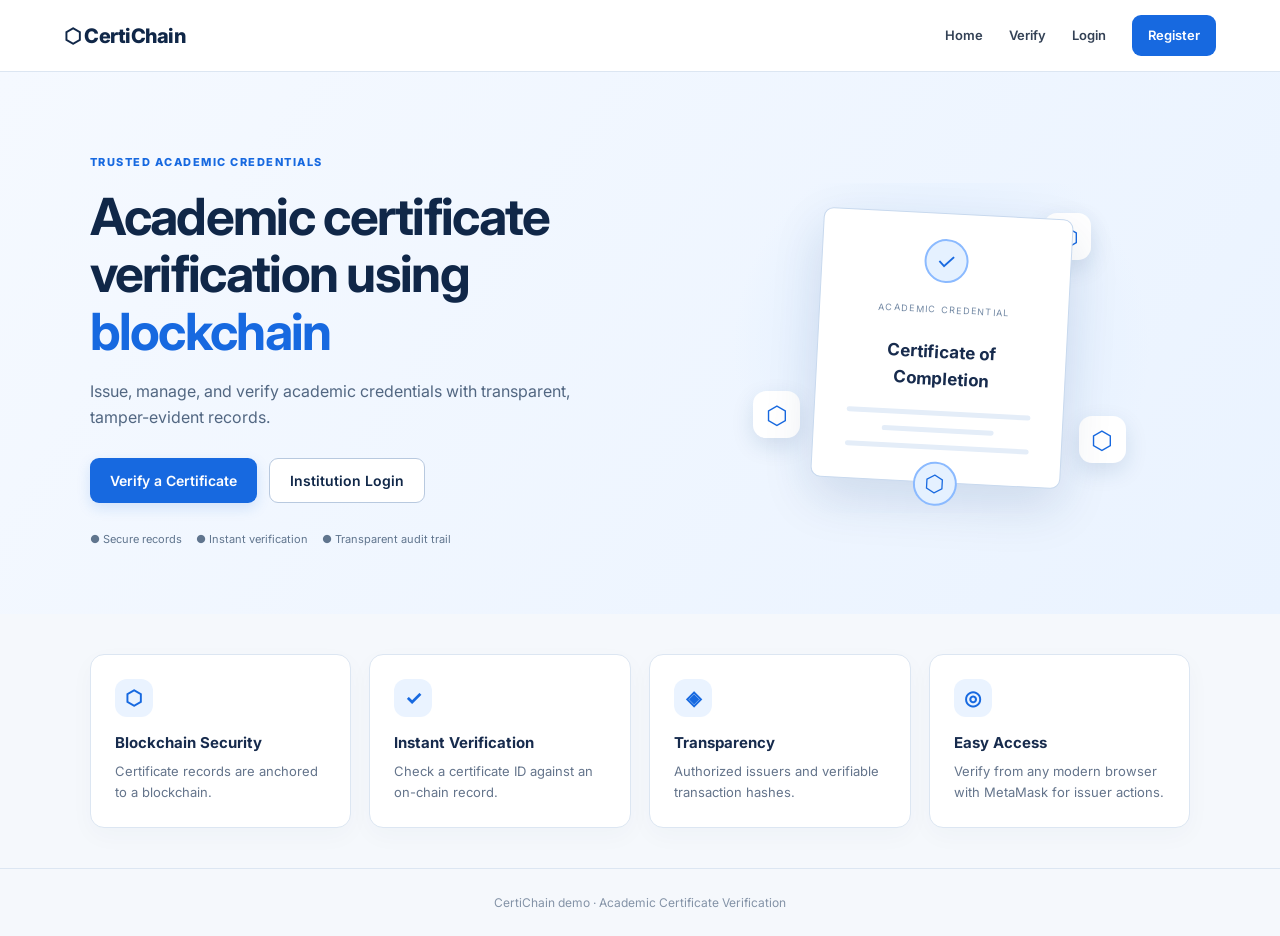
<file: index.html>
<!doctype html>
<html lang="en">
  <head>
    <meta charset="utf-8" />
    <meta name="viewport" content="width=device-width,initial-scale=1" />
    <title>CertiChain | Academic Certificate Verification</title>
    <link rel="stylesheet" href="css/style.css" />
  </head>
  <body>
    <header class="topbar">
      <a class="brand" href="index.html">⬡ CertiChain</a>
      <nav>
        <a href="index.html">Home</a><a href="verify.html">Verify</a
        ><a href="login.html">Login</a
        ><a class="nav-cta" href="register.html">Register</a>
      </nav>
    </header>
    <main>
      <section class="hero">
        <div>
          <span class="eyebrow">TRUSTED ACADEMIC CREDENTIALS</span>
          <h1>
            Academic certificate verification using <span>blockchain</span>
          </h1>
          <p>
            Issue, manage, and verify academic credentials with transparent,
            tamper-evident records.
          </p>
          <div class="actions">
            <a class="btn" href="verify.html">Verify a Certificate</a
            ><a class="btn secondary" href="login.html">Institution Login</a>
          </div>
          <div class="trustline">
            ● Secure records　 ● Instant verification　 ● Transparent audit
            trail
          </div>
        </div>
        <div class="hero-art">
          <div class="certificate-art">
            <div class="seal">✓</div>
            <small>ACADEMIC CREDENTIAL</small>
            <h3>Certificate of Completion</h3>
            <div class="fake-line"></div>
            <div class="fake-line short"></div>
            <div class="fake-line"></div>
            <div class="seal bottom">⬡</div>
          </div>
          <div class="chain-node n1">⬡</div>
          <div class="chain-node n2">⬡</div>
          <div class="chain-node n3">⬡</div>
        </div>
      </section>
      <section class="features">
        <article>
          <b>⬡</b>
          <h3>Blockchain Security</h3>
          <p>Certificate records are anchored to a blockchain.</p>
        </article>
        <article>
          <b>✓</b>
          <h3>Instant Verification</h3>
          <p>Check a certificate ID against an on-chain record.</p>
        </article>
        <article>
          <b>◈</b>
          <h3>Transparency</h3>
          <p>Authorized issuers and verifiable transaction hashes.</p>
        </article>
        <article>
          <b>◎</b>
          <h3>Easy Access</h3>
          <p>
            Verify from any modern browser with MetaMask for issuer actions.
          </p>
        </article>
      </section>
    </main>
    <footer>CertiChain demo · Academic Certificate Verification</footer>
  </body>
</html>
</file>
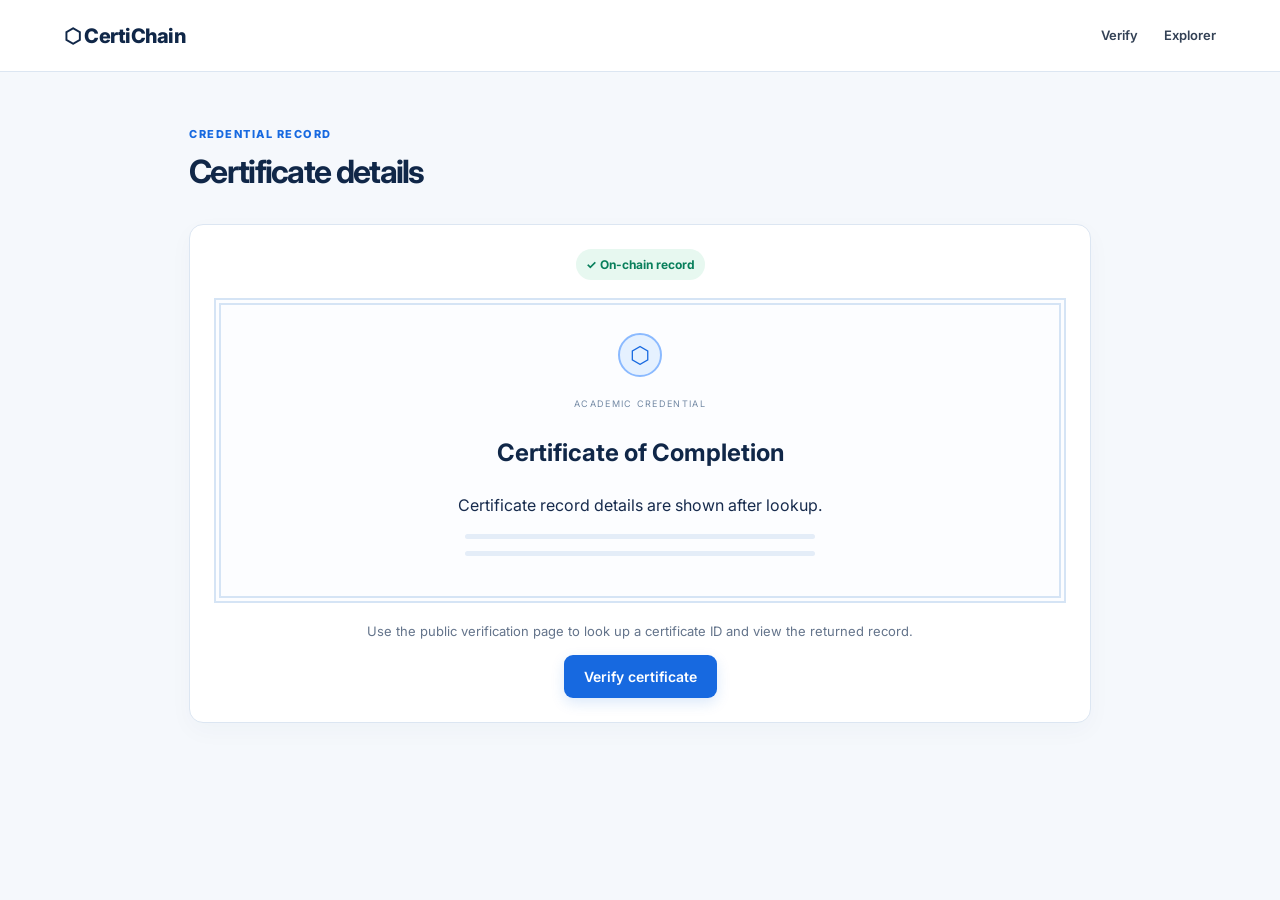
<file: certificate.html>
<!doctype html>
<html lang="en">
  <head>
    <meta charset="utf-8" />
    <meta name="viewport" content="width=device-width,initial-scale=1" />
    <title>Certificate Details | CertiChain</title>
    <link rel="stylesheet" href="css/style.css" />
  </head>
  <body>
    <header class="topbar">
      <a class="brand" href="index.html">⬡ CertiChain</a>
      <nav>
        <a href="verify.html">Verify</a><a href="explorer.html">Explorer</a>
      </nav>
    </header>
    <main class="content-wrap">
      <div class="page-heading">
        <div>
          <span class="eyebrow">CREDENTIAL RECORD</span>
          <h1>Certificate details</h1>
        </div>
      </div>
      <section class="panel certificate-detail">
        <div class="verified-tag">✓ On-chain record</div>
        <div class="certificate-preview">
          <div class="seal">⬡</div>
          <small>ACADEMIC CREDENTIAL</small>
          <h2>Certificate of Completion</h2>
          <p>Certificate record details are shown after lookup.</p>
          <div class="fake-line"></div>
          <div class="fake-line short"></div>
        </div>
        <p class="muted">
          Use the public verification page to look up a certificate ID and view
          the returned record.
        </p>
        <a class="btn" href="verify.html">Verify certificate</a>
      </section>
    </main>
  </body>
</html>
</file>
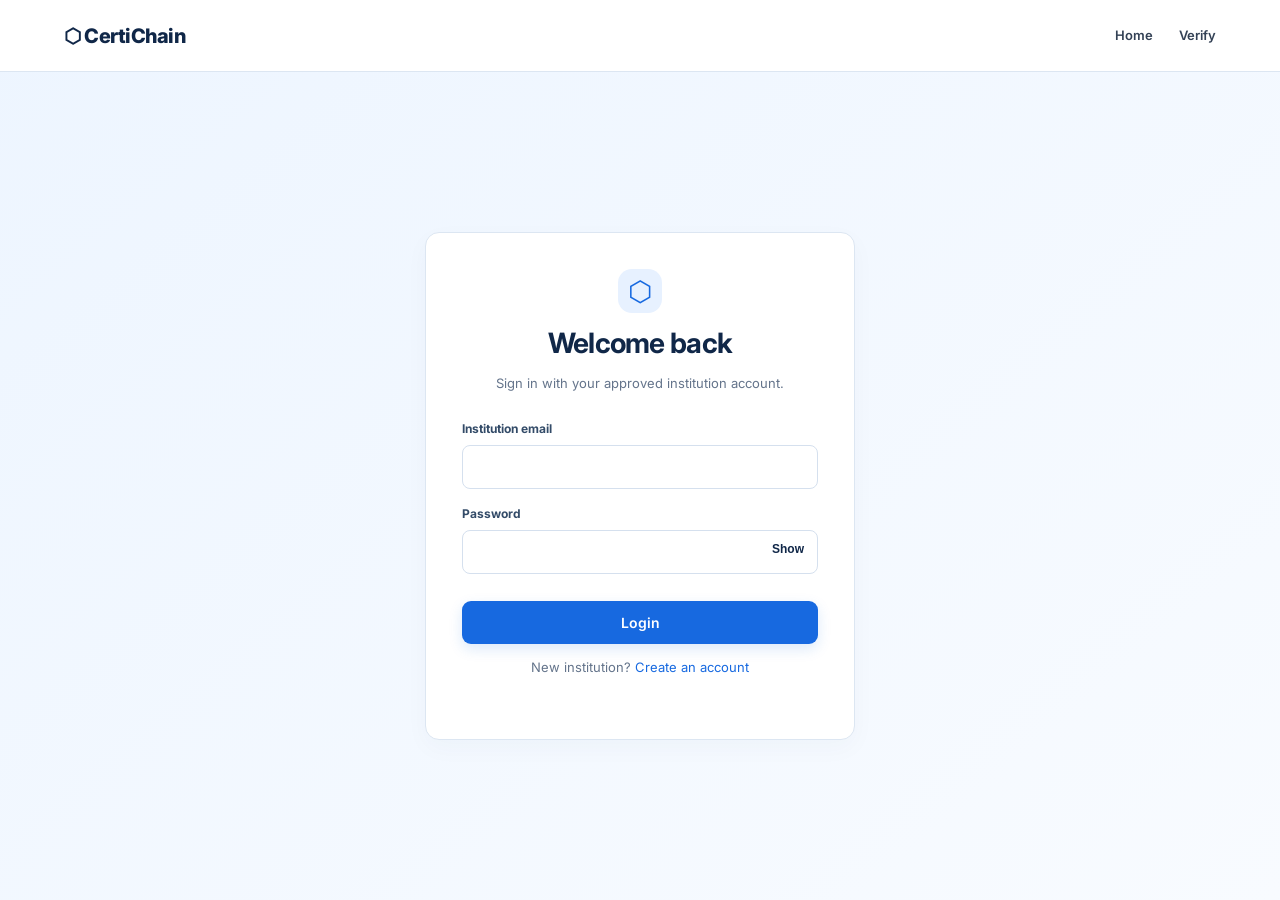
<file: login.html>
<!doctype html>
<html lang="en">
  <head>
    <meta charset="utf-8" />
    <meta name="viewport" content="width=device-width,initial-scale=1" />
    <title>Login | CertiChain</title>
    <link rel="stylesheet" href="css/style.css" />
  </head>
  <body class="auth-page">
    <header class="topbar">
      <a class="brand" href="index.html">⬡ CertiChain</a>
      <nav><a href="index.html">Home</a><a href="verify.html">Verify</a></nav>
    </header>
    <main class="auth-wrap">
      <section class="panel auth-card">
        <div class="brand-mark">⬡</div>
        <h1>Welcome back</h1>
        <p class="muted">Sign in with your approved institution account.</p>
        <form id="loginForm">
          <label
            >Institution email<input
              id="email"
              name="email"
              type="email"
              autocomplete="username"
              required /></label
          ><label
            >Password
            <div class="password-wrapper">
              <input
                id="password"
                name="password"
                type="password"
                autocomplete="current-password"
                required
              /><button
                type="button"
                class="password-toggle"
                onclick="togglePassword('password', this)"
                aria-label="Show password"
              >
                Show
              </button>
            </div></label
          ><button class="btn full" type="submit">Login</button>
        </form>
        <p id="message" class="message" role="status" aria-live="polite"></p>
        <p class="muted center">
          New institution? <a href="register.html">Create an account</a>
        </p>
      </section>
    </main>
    <script src="js/app.js"></script>
  </body>
</html>
</file>
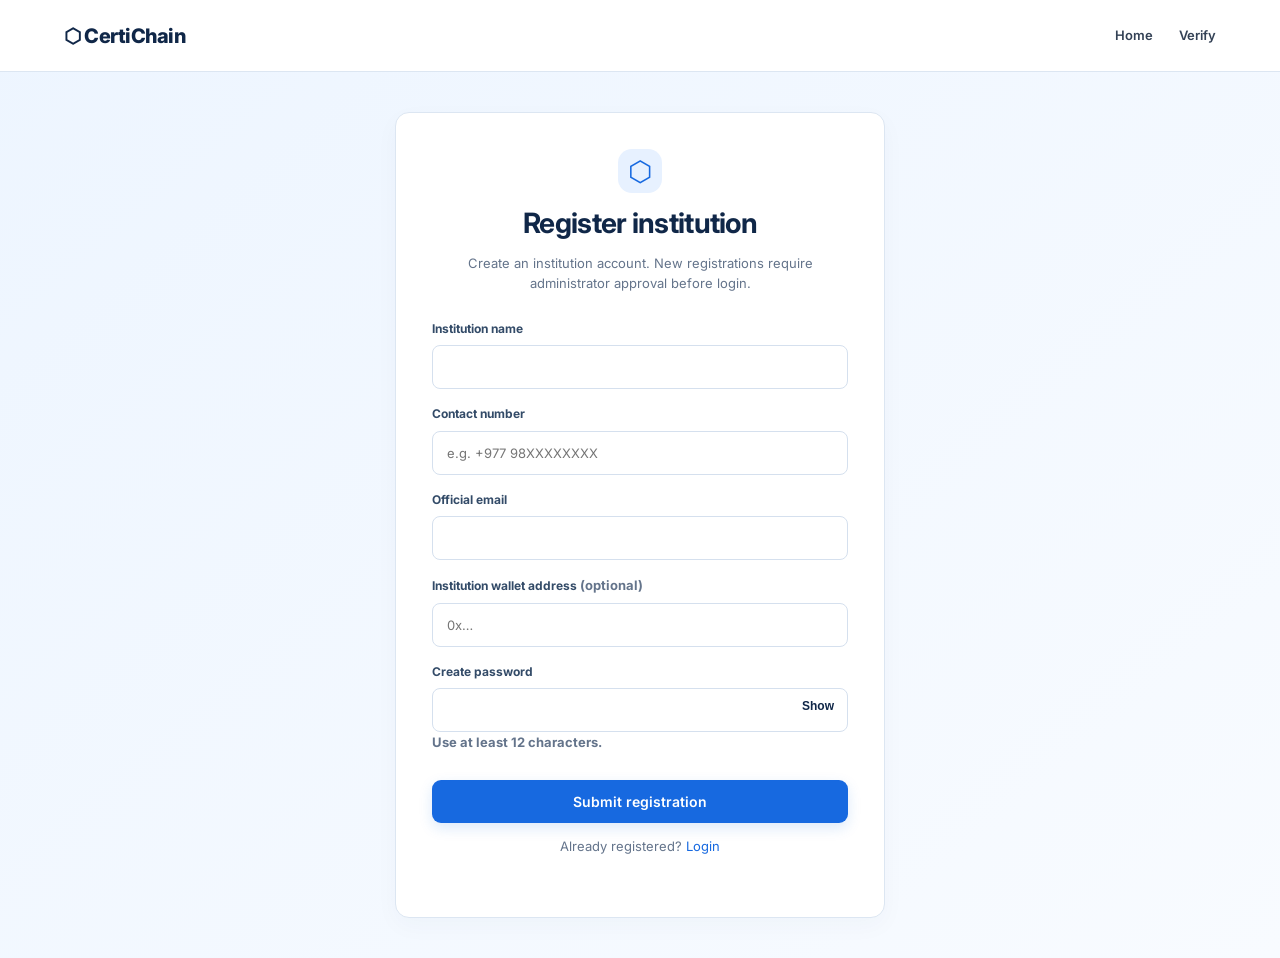
<file: register.html>
<!doctype html>
<html lang="en">
  <head>
    <meta charset="utf-8" />
    <meta name="viewport" content="width=device-width,initial-scale=1" />
    <title>Register Institution | CertiChain</title>
    <link rel="stylesheet" href="css/style.css" />
  </head>
  <body class="auth-page">
    <header class="topbar">
      <a class="brand" href="index.html">⬡ CertiChain</a>
      <nav><a href="index.html">Home</a><a href="verify.html">Verify</a></nav>
    </header>
    <main class="auth-wrap">
      <section class="panel auth-card wide">
        <div class="brand-mark">⬡</div>
        <h1>Register institution</h1>
        <p class="muted">
          Create an institution account. New registrations require administrator
          approval before login.
        </p>
        <form id="registerForm">
          <label
            >Institution name<input
              id="institution"
              name="institution_name"
              autocomplete="organization"
              minlength="3"
              maxlength="180"
              required /></label
          ><label
            >Contact number<input
              id="contact"
              name="contact"
              type="tel"
              autocomplete="tel"
              maxlength="30"
              placeholder="e.g. +977 98XXXXXXXX"
              required /></label
          ><label
            >Official email<input
              id="regEmail"
              name="email"
              type="email"
              autocomplete="email"
              maxlength="254"
              required /></label
          ><label
            >Institution wallet address <span class="muted">(optional)</span
            ><input
              id="wallet"
              name="wallet_address"
              placeholder="0x…"
              autocomplete="off"
              pattern="0x[a-fA-F0-9]{40}" /></label
          ><label
            >Create password
            <div class="password-wrapper">
              <input
                id="regPassword"
                name="password"
                type="password"
                minlength="12"
                maxlength="200"
                autocomplete="new-password"
                required
              /><button
                type="button"
                class="password-toggle"
                onclick="togglePassword('regPassword', this)"
                aria-label="Show password"
              >
                Show
              </button>
            </div>
            <small class="muted">Use at least 12 characters.</small></label
          ><button class="btn full" type="submit">Submit registration</button>
        </form>
        <p id="message" class="message" role="status" aria-live="polite"></p>
        <p class="muted center">
          Already registered? <a href="login.html">Login</a>
        </p>
      </section>
    </main>
    <script src="js/app.js"></script>
  </body>
</html>
</file>
<file: css/style.css>
@import url("https://fonts.googleapis.com/css2?family=Inter:wght@400;500;600;700;800&display=swap");
:root {
  --navy: #102748;
  --blue: #1769e0;
  --blue2: #3993ff;
  --ink: #172b4d;
  --muted: #64748b;
  --line: #dce6f2;
  --bg: #f5f8fc;
  --white: #fff;
  --green: #087f5b;
}
* {
  box-sizing: border-box;
}
body {
  margin: 0;
  font-family: Inter, Arial, sans-serif;
  color: var(--ink);
  background: var(--bg);
  line-height: 1.6;
}
a {
  color: var(--blue);
  text-decoration: none;
}
.topbar {
  height: 72px;
  background: #fff;
  border-bottom: 1px solid var(--line);
  display: flex;
  align-items: center;
  justify-content: space-between;
  padding: 0 max(5vw, 24px);
  gap: 20px;
}
.brand {
  font-size: 20px;
  font-weight: 800;
  color: var(--navy);
  letter-spacing: -0.5px;
}
.topbar nav {
  display: flex;
  align-items: center;
  gap: 26px;
}
.topbar nav a {
  color: #334155;
  font-size: 13px;
  font-weight: 600;
}
.nav-cta {
  padding: 10px 16px;
  border-radius: 9px;
  background: var(--blue);
  color: #fff !important;
}
.btn {
  display: inline-flex;
  justify-content: center;
  align-items: center;
  background: var(--blue);
  color: white;
  border: 0;
  border-radius: 9px;
  padding: 13px 20px;
  font:
    600 14px Inter,
    Arial;
  cursor: pointer;
  box-shadow: 0 5px 14px #1769e026;
}
.btn:hover {
  background: #0c55bf;
}
.btn.secondary {
  background: white;
  border: 1px solid #b8c9df;
  color: var(--navy);
  box-shadow: none;
}
.btn.full {
  width: 100%;
  margin-top: 12px;
}
.small-btn {
  border: 0;
  border-radius: 8px;
  background: #eaf2ff;
  color: #1558b0;
  padding: 10px 14px;
  font-weight: 700;
  cursor: pointer;
}
.hero {
  display: grid;
  grid-template-columns: 1.05fr 0.95fr;
  align-items: center;
  gap: 5%;
  padding: 76px max(7vw, 28px) 65px;
  background: linear-gradient(125deg, #f5f9ff, #eaf3ff);
}
.eyebrow {
  font-size: 11px;
  letter-spacing: 1.5px;
  font-weight: 800;
  color: var(--blue);
}
h1 {
  font-size: clamp(32px, 4vw, 52px);
  line-height: 1.13;
  letter-spacing: -1.7px;
  margin: 14px 0 18px;
  color: var(--navy);
}
.hero h1 span {
  color: var(--blue);
}
.hero p {
  max-width: 540px;
  color: #526782;
  font-size: 16px;
}
.actions {
  display: flex;
  gap: 12px;
  flex-wrap: wrap;
  margin: 28px 0;
}
.trustline {
  font-size: 11px;
  color: #60758e;
  margin-top: 26px;
}
.hero-art {
  height: 330px;
  position: relative;
  display: grid;
  place-items: center;
  background: radial-gradient(circle, #d3e7ff 0, #e8f2ff 48%, transparent 70%);
}
.certificate-art {
  width: 250px;
  height: 270px;
  background: white;
  border: 1px solid #c8d9ee;
  box-shadow: 0 20px 50px #173a6520;
  border-radius: 10px;
  text-align: center;
  padding: 25px 22px;
  transform: rotate(3deg);
  z-index: 1;
}
.certificate-art small,
.certificate-preview small {
  font-size: 9px;
  letter-spacing: 1.3px;
  color: #7389a4;
}
.certificate-art h3 {
  font-size: 17px;
  margin: 18px 0;
}
.seal {
  margin: 0 auto 12px;
  width: 44px;
  height: 44px;
  display: grid;
  place-items: center;
  background: #e5f1ff;
  color: var(--blue);
  border: 2px solid #8bbaff;
  border-radius: 50%;
  font-size: 23px;
}
.fake-line {
  height: 5px;
  background: #e4edf8;
  border-radius: 6px;
  margin: 12px auto;
  width: 90%;
}
.fake-line.short {
  width: 55%;
}
.chain-node {
  position: absolute;
  width: 47px;
  height: 47px;
  display: grid;
  place-items: center;
  border-radius: 13px;
  background: white;
  color: var(--blue);
  font-size: 25px;
  box-shadow: 0 8px 22px #0d3d7220;
}
.n1 {
  top: 30px;
  right: 20%;
}
.n2 {
  bottom: 50px;
  right: 13%;
}
.n3 {
  bottom: 75px;
  left: 12%;
}
.features {
  display: grid;
  grid-template-columns: repeat(4, 1fr);
  gap: 18px;
  padding: 40px max(7vw, 28px);
}
.features article,
.panel,
.stat {
  background: #fff;
  border: 1px solid var(--line);
  border-radius: 14px;
  padding: 24px;
  box-shadow: 0 8px 24px #203e6108;
}
.features b {
  display: grid;
  place-items: center;
  width: 38px;
  height: 38px;
  border-radius: 12px;
  background: #eaf3ff;
  color: var(--blue);
  font-size: 20px;
}
.features h3 {
  font-size: 15px;
  margin: 14px 0 6px;
}
.features p,
.muted {
  color: var(--muted);
  font-size: 13px;
}
.features p {
  margin: 0;
}
footer {
  text-align: center;
  padding: 24px;
  color: #8493a7;
  font-size: 12px;
  border-top: 1px solid var(--line);
}
.auth-page {
  min-height: 100vh;
  background: linear-gradient(140deg, #edf5ff, #f8fbff);
}
.auth-wrap {
  min-height: calc(100vh - 72px);
  display: grid;
  place-items: center;
  padding: 40px 20px;
}
.auth-card {
  width: min(430px, 100%);
  padding: 36px;
}
.auth-card.wide {
  width: min(490px, 100%);
}
.brand-mark {
  margin: auto;
  width: 44px;
  height: 44px;
  display: grid;
  place-items: center;
  border-radius: 14px;
  background: #e7f1ff;
  color: var(--blue);
  font-size: 28px;
}
.auth-card h1 {
  text-align: center;
  font-size: 28px;
  letter-spacing: -0.7px;
  margin: 15px 0 6px;
}
.auth-card > .muted {
  text-align: center;
  margin-bottom: 25px;
}
.center {
  text-align: center;
}
label {
  display: block;
  font-size: 12px;
  font-weight: 700;
  color: #334b68;
  margin: 15px 0;
}
input {
  width: 100%;
  padding: 13px 14px;
  border: 1px solid #d5e0ee;
  border-radius: 8px;
  background: #fff;
  font:
    13px Inter,
    Arial;
  color: var(--ink);
  margin-top: 7px;
  outline: none;
}
input:focus {
  border-color: #5c9df4;
  box-shadow: 0 0 0 3px #1769e014;
}
.message {
  font-size: 13px;
  color: #1758a9;
  overflow-wrap: anywhere;
}
.message.error {
  color: #b42318;
}
.dashboard {
  display: grid;
  grid-template-columns: 230px 1fr;
  min-height: calc(100vh - 72px);
}
.sidebar {
  background: var(--navy);
  padding: 26px 16px;
  color: #a8bdd7;
  display: flex;
  flex-direction: column;
  gap: 7px;
}
.sidebar b {
  font-size: 10px;
  letter-spacing: 1.4px;
  margin: 0 12px 15px;
}
.sidebar a {
  padding: 12px;
  border-radius: 8px;
  color: #d3e0ef;
  font-size: 12px;
}
.sidebar a.active,
.sidebar a:hover {
  background: #1a5db5;
  color: white;
}
.dash-content {
  padding: 36px;
  max-width: 1200px;
  width: 100%;
  margin: auto;
}
.page-heading {
  display: flex;
  align-items: center;
  justify-content: space-between;
  gap: 20px;
  margin: 0 0 26px;
}
.page-heading h1 {
  font-size: 32px;
  margin: 8px 0;
}
.page-heading p {
  margin: 0;
}
.stats {
  display: grid;
  grid-template-columns: repeat(3, 1fr);
  gap: 16px;
  margin-bottom: 24px;
}
.stat span,
.stat small {
  display: block;
  color: var(--muted);
  font-size: 12px;
}
.stat strong {
  display: block;
  color: var(--navy);
  font-size: 24px;
  margin: 8px 0;
}
.quick-actions {
  display: flex;
  gap: 12px;
  flex-wrap: wrap;
}
.quick-actions a {
  background: #f1f6ff;
  border: 1px solid #dbe8fa;
  border-radius: 9px;
  padding: 15px;
  font-size: 13px;
  font-weight: 700;
}
.notice {
  background: #eff6ff;
  border: 1px solid #cfe2ff;
  color: #315d90;
  padding: 13px;
  border-radius: 8px;
  font-size: 12px;
  margin: 22px 0;
}
.content-wrap {
  max-width: 950px;
  margin: 48px auto;
  padding: 0 24px;
}
.form-panel {
  padding: 28px;
}
.form-grid {
  display: grid;
  grid-template-columns: 1fr 1fr;
  gap: 0 20px;
}
.span-two {
  grid-column: 1/-1;
}
.verify-wrap {
  max-width: 850px;
  margin: 90px auto;
  padding: 0 24px;
}
.verify-hero {
  text-align: center;
}
.verify-hero h1 {
  font-size: 38px;
}
.verify-hero > p {
  color: var(--muted);
}
.search-row {
  display: flex;
  gap: 10px;
  margin: 25px 0;
}
.search-row input {
  margin: 0;
  flex: 1;
}
.result-panel {
  margin-top: 20px;
}
.hidden {
  display: none;
}
.verified-tag {
  display: inline-block;
  background: #e7f8f0;
  color: var(--green);
  padding: 6px 10px;
  border-radius: 20px;
  font-size: 12px;
  font-weight: 700;
}
.certificate-preview {
  border: 7px double #d5e4f5;
  padding: 28px;
  text-align: center;
  margin: 18px 0;
  background: #fcfdff;
}
.certificate-preview h2 {
  color: var(--navy);
}
.certificate-detail {
  text-align: center;
}
.certificate-detail .fake-line {
  max-width: 350px;
}
code {
  background: #edf2f8;
  padding: 2px 5px;
  border-radius: 4px;
  font-size: 12px;
}
@media (max-width: 800px) {
  .hero {
    grid-template-columns: 1fr;
    padding-top: 50px;
  }
  .hero-art {
    height: 270px;
  }
  .features {
    grid-template-columns: repeat(2, 1fr);
  }
  .dashboard {
    grid-template-columns: 1fr;
  }
  .sidebar {
    flex-direction: row;
    flex-wrap: wrap;
  }
  .sidebar b {
    width: 100%;
  }
  .dash-content {
    padding: 24px;
  }
  .stats {
    grid-template-columns: 1fr;
  }
  .topbar {
    padding: 0 18px;
  }
  .topbar nav {
    gap: 12px;
  }
  .topbar nav a {
    font-size: 11px;
  }
  .form-grid {
    grid-template-columns: 1fr;
  }
  .span-two {
    grid-column: auto;
  }
}
@media (max-width: 480px) {
  .topbar {
    height: auto;
    min-height: 68px;
    flex-wrap: wrap;
    padding: 15px;
  }
  .topbar nav {
    width: 100%;
    justify-content: space-between;
  }
  .hero h1 {
    font-size: 35px;
  }
  .features {
    grid-template-columns: 1fr;
  }
  .search-row {
    flex-direction: column;
  }
  .page-heading {
    align-items: flex-start;
    flex-direction: column;
  }
  .auth-card {
    padding: 25px;
  }
}

/* Certificate list in institution dashboard */
.table-scroll {
  width: 100%;
  overflow-x: auto;
}
.certificate-table {
  width: 100%;
  border-collapse: collapse;
  min-width: 680px;
}
.certificate-table th,
.certificate-table td {
  padding: 12px 14px;
  text-align: left;
  border-bottom: 1px solid #e5e7eb;
  font-size: 0.92rem;
}
.certificate-table th {
  background: #f5f7fb;
  font-weight: 700;
}
.certificate-list-panel {
  margin-top: 24px;
}
.certificate-list-panel .page-heading {
  align-items: center;
}

/* Password visibility controls */
.password-wrapper {
  position: relative;
  display: flex;
  align-items: center;
  width: 100%;
}
.password-wrapper input {
  width: 100%;
  padding-right: 68px;
  box-sizing: border-box;
}
.password-toggle {
  position: absolute;
  right: 10px;
  top: 50%;
  transform: translateY(-50%);
  border: 0;
  background: transparent;
  color: var(--navy, #140d61);
  font-size: 12px;
  font-weight: 700;
  cursor: pointer;
  padding: 6px 4px;
}
.password-toggle:focus-visible {
  outline: 2px solid #1a5db5;
  outline-offset: 2px;
  border-radius: 4px;
}
</file>
